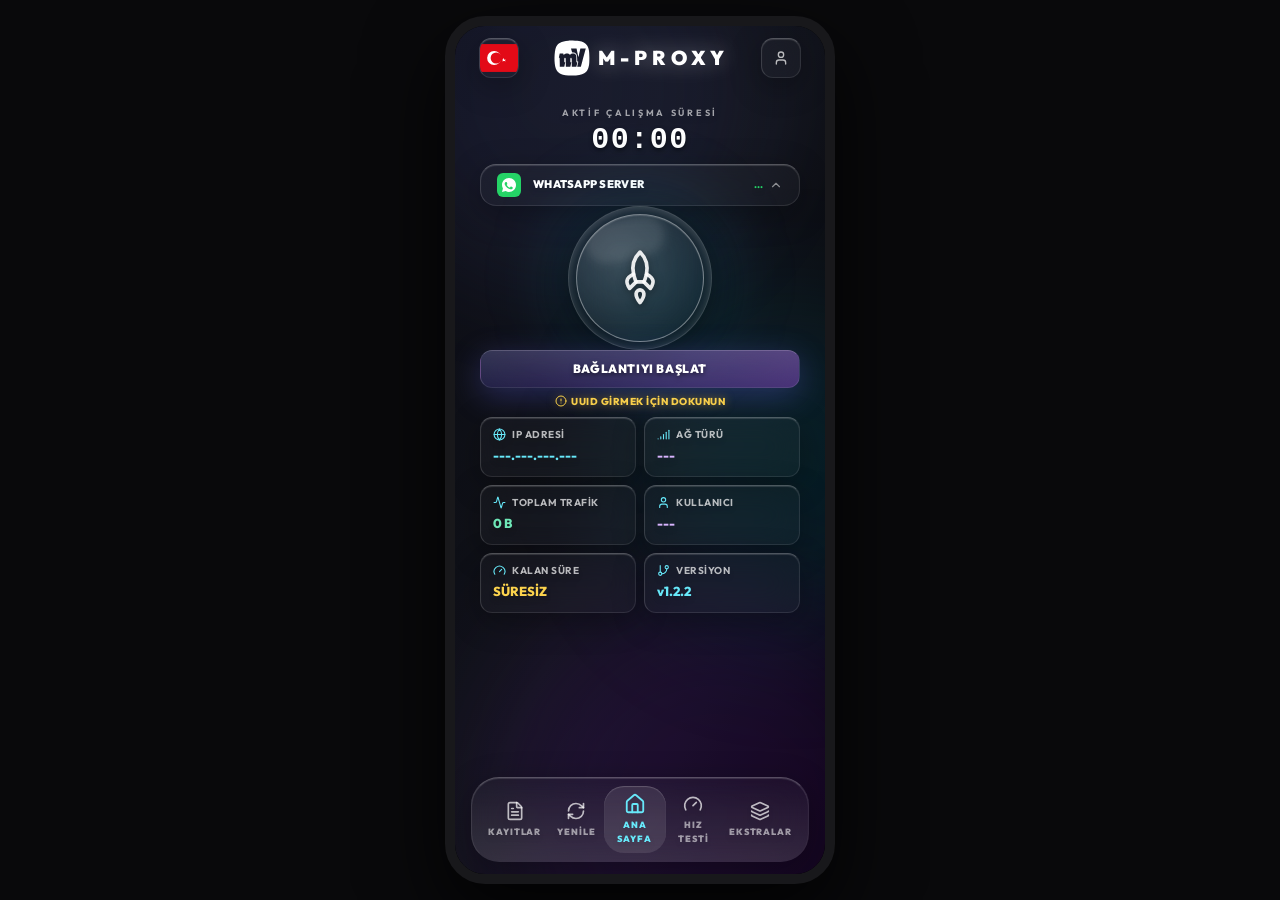
<file: m-proxy-android/app/src/main/assets/www/index.html>
<!doctype html><html lang="tr"><head><meta charset="utf-8"/><link rel="icon" href="./favicon.ico"/><meta name="viewport" content="width=device-width,initial-scale=1,maximum-scale=1,user-scalable=no,viewport-fit=cover"/><meta name="theme-color" content="#000000"/><meta name="description" content="M-Proxy VPN - Secure Connection"/><meta name="apple-mobile-web-app-capable" content="yes"/><meta name="apple-mobile-web-app-status-bar-style" content="black-translucent"/><title>M-Proxy VPN</title><style>*{outline:none!important;-webkit-tap-highlight-color:transparent!important;}.relative.z-20.flex.items-center.justify-between > button { border-radius: 12px !important; }input[placeholder*="xxxx"] { border-radius: 14px !important; }input[placeholder*="xxxx"] + button { border-radius: 14px !important; }</style><script defer="defer" src="./static/js/main_beautified.js"></script><link href="./static/css/main.7a3811a9.css" rel="stylesheet"></head><body><noscript>You need to enable JavaScript to run this app.</noscript><div id="root"></div></body></html>
</file>
<file: m-proxy-android/app/src/main/assets/www/static/css/main.7a3811a9.css>
*,:after,:before{--tw-border-spacing-x:0;--tw-border-spacing-y:0;--tw-translate-x:0;--tw-translate-y:0;--tw-rotate:0;--tw-skew-x:0;--tw-skew-y:0;--tw-scale-x:1;--tw-scale-y:1;--tw-pan-x: ;--tw-pan-y: ;--tw-pinch-zoom: ;--tw-scroll-snap-strictness:proximity;--tw-gradient-from-position: ;--tw-gradient-via-position: ;--tw-gradient-to-position: ;--tw-ordinal: ;--tw-slashed-zero: ;--tw-numeric-figure: ;--tw-numeric-spacing: ;--tw-numeric-fraction: ;--tw-ring-inset: ;--tw-ring-offset-width:0px;--tw-ring-offset-color:#fff;--tw-ring-color:#3b82f680;--tw-ring-offset-shadow:0 0 #0000;--tw-ring-shadow:0 0 #0000;--tw-shadow:0 0 #0000;--tw-shadow-colored:0 0 #0000;--tw-blur: ;--tw-brightness: ;--tw-contrast: ;--tw-grayscale: ;--tw-hue-rotate: ;--tw-invert: ;--tw-saturate: ;--tw-sepia: ;--tw-drop-shadow: ;--tw-backdrop-blur: ;--tw-backdrop-brightness: ;--tw-backdrop-contrast: ;--tw-backdrop-grayscale: ;--tw-backdrop-hue-rotate: ;--tw-backdrop-invert: ;--tw-backdrop-opacity: ;--tw-backdrop-saturate: ;--tw-backdrop-sepia: ;--tw-contain-size: ;--tw-contain-layout: ;--tw-contain-paint: ;--tw-contain-style: }::backdrop{--tw-border-spacing-x:0;--tw-border-spacing-y:0;--tw-translate-x:0;--tw-translate-y:0;--tw-rotate:0;--tw-skew-x:0;--tw-skew-y:0;--tw-scale-x:1;--tw-scale-y:1;--tw-pan-x: ;--tw-pan-y: ;--tw-pinch-zoom: ;--tw-scroll-snap-strictness:proximity;--tw-gradient-from-position: ;--tw-gradient-via-position: ;--tw-gradient-to-position: ;--tw-ordinal: ;--tw-slashed-zero: ;--tw-numeric-figure: ;--tw-numeric-spacing: ;--tw-numeric-fraction: ;--tw-ring-inset: ;--tw-ring-offset-width:0px;--tw-ring-offset-color:#fff;--tw-ring-color:#3b82f680;--tw-ring-offset-shadow:0 0 #0000;--tw-ring-shadow:0 0 #0000;--tw-shadow:0 0 #0000;--tw-shadow-colored:0 0 #0000;--tw-blur: ;--tw-brightness: ;--tw-contrast: ;--tw-grayscale: ;--tw-hue-rotate: ;--tw-invert: ;--tw-saturate: ;--tw-sepia: ;--tw-drop-shadow: ;--tw-backdrop-blur: ;--tw-backdrop-brightness: ;--tw-backdrop-contrast: ;--tw-backdrop-grayscale: ;--tw-backdrop-hue-rotate: ;--tw-backdrop-invert: ;--tw-backdrop-opacity: ;--tw-backdrop-saturate: ;--tw-backdrop-sepia: ;--tw-contain-size: ;--tw-contain-layout: ;--tw-contain-paint: ;--tw-contain-style: }/*
! tailwindcss v3.4.19 | MIT License | https://tailwindcss.com
*/*,:after,:before{border:0 solid #e5e7eb;box-sizing:border-box}:after,:before{--tw-content:""}:host,html{-webkit-text-size-adjust:100%;font-feature-settings:normal;-webkit-tap-highlight-color:transparent;font-family:ui-sans-serif,system-ui,sans-serif,Apple Color Emoji,Segoe UI Emoji,Segoe UI Symbol,Noto Color Emoji;font-variation-settings:normal;line-height:1.5;tab-size:4}body{line-height:inherit;margin:0}hr{border-top-width:1px;color:inherit;height:0}abbr:where([title]){-webkit-text-decoration:underline dotted;text-decoration:underline dotted}h1,h2,h3,h4,h5,h6{font-size:inherit;font-weight:inherit}a{color:inherit;text-decoration:inherit}b,strong{font-weight:bolder}code,kbd,pre,samp{font-feature-settings:normal;font-family:ui-monospace,SFMono-Regular,Menlo,Monaco,Consolas,Liberation Mono,Courier New,monospace;font-size:1em;font-variation-settings:normal}small{font-size:80%}sub,sup{font-size:75%;line-height:0;position:relative;vertical-align:initial}sub{bottom:-.25em}sup{top:-.5em}table{border-collapse:collapse;border-color:inherit;text-indent:0}button,input,optgroup,select,textarea{font-feature-settings:inherit;color:inherit;font-family:inherit;font-size:100%;font-variation-settings:inherit;font-weight:inherit;letter-spacing:inherit;line-height:inherit;margin:0;padding:0}button,select{text-transform:none}button,input:where([type=button]),input:where([type=reset]),input:where([type=submit]){-webkit-appearance:button;background-color:initial;background-image:none}:-moz-focusring{outline:auto}:-moz-ui-invalid{box-shadow:none}progress{vertical-align:initial}::-webkit-inner-spin-button,::-webkit-outer-spin-button{height:auto}[type=search]{-webkit-appearance:textfield;outline-offset:-2px}::-webkit-search-decoration{-webkit-appearance:none}::-webkit-file-upload-button{-webkit-appearance:button;font:inherit}summary{display:list-item}blockquote,dd,dl,figure,h1,h2,h3,h4,h5,h6,hr,p,pre{margin:0}fieldset{margin:0}fieldset,legend{padding:0}menu,ol,ul{list-style:none;margin:0;padding:0}dialog{padding:0}textarea{resize:vertical}input::placeholder,textarea::placeholder{color:#9ca3af;opacity:1}[role=button],button{cursor:pointer}:disabled{cursor:default}audio,canvas,embed,iframe,img,object,svg,video{display:block;vertical-align:middle}img,video{height:auto;max-width:100%}[hidden]:where(:not([hidden=until-found])){display:none}.pointer-events-none{pointer-events:none}.fixed{position:fixed}.absolute{position:absolute}.relative{position:relative}.inset-0{inset:0}.-bottom-40{bottom:-10rem}.-left-20{left:-5rem}.-right-32{right:-8rem}.-top-32{top:-8rem}.bottom-0{bottom:0}.bottom-3{bottom:.75rem}.left-0{left:0}.left-1\/2{left:50%}.left-10{left:2.5rem}.left-2{left:.5rem}.right-0{right:0}.top-1{top:.25rem}.top-1\/3{top:33.333333%}.z-0{z-index:0}.z-10{z-index:10}.z-20{z-index:20}.z-30{z-index:30}.z-50{z-index:50}.z-\[200\]{z-index:200}.m-0{margin:0}.mx-4{margin-left:1rem;margin-right:1rem}.mx-auto{margin-left:auto;margin-right:auto}.my-0\.5{margin-bottom:.125rem;margin-top:.125rem}.-mt-1{margin-top:-.25rem}.mb-0\.5{margin-bottom:.125rem}.mb-2{margin-bottom:.5rem}.mb-3{margin-bottom:.75rem}.mb-4{margin-bottom:1rem}.mb-5{margin-bottom:1.25rem}.mb-6{margin-bottom:1.5rem}.mr-0\.5{margin-right:.125rem}.mt-0\.5{margin-top:.125rem}.mt-1{margin-top:.25rem}.mt-2{margin-top:.5rem}.mt-5{margin-top:1.25rem}.block{display:block}.flex{display:flex}.inline-flex{display:inline-flex}.grid{display:grid}.h-1\.5{height:.375rem}.h-10{height:2.5rem}.h-2{height:.5rem}.h-24{height:6rem}.h-28{height:7rem}.h-3{height:.75rem}.h-32{height:8rem}.h-36{height:9rem}.h-4{height:1rem}.h-40{height:10rem}.h-44{height:11rem}.h-56{height:14rem}.h-6{height:1.5rem}.h-8{height:2rem}.h-80{height:20rem}.h-96{height:24rem}.h-\[28rem\]{height:28rem}.h-\[60px\]{height:60px}.h-full{height:100%}.max-h-\[90vh\]{max-height:90vh}.min-h-screen{min-height:100vh}.w-1{width:.25rem}.w-10{width:2.5rem}.w-12{width:3rem}.w-14{width:3.5rem}.w-2{width:.5rem}.w-20{width:5rem}.w-3{width:.75rem}.w-32{width:8rem}.w-36{width:9rem}.w-4{width:1rem}.w-40{width:10rem}.w-44{width:11rem}.w-48{width:12rem}.w-56{width:14rem}.w-6{width:1.5rem}.w-8{width:2rem}.w-80{width:20rem}.w-96{width:24rem}.w-\[28rem\]{width:28rem}.w-\[90vw\]{width:90vw}.w-full{width:100%}.max-w-\[320px\]{max-width:320px}.max-w-\[340px\]{max-width:340px}.max-w-\[390px\]{max-width:390px}.max-w-sm{max-width:24rem}.max-w-xs{max-width:20rem}.flex-1{flex:1 1}.flex-shrink-0{flex-shrink:0}.origin-bottom{transform-origin:bottom}.-translate-x-1\/2{--tw-translate-x:-50%}.-translate-x-1\/2,.-translate-x-full{transform:translate(var(--tw-translate-x),var(--tw-translate-y)) rotate(var(--tw-rotate)) skewX(var(--tw-skew-x)) skewY(var(--tw-skew-y)) scaleX(var(--tw-scale-x)) scaleY(var(--tw-scale-y))}.-translate-x-full{--tw-translate-x:-100%}.-rotate-12{--tw-rotate:-12deg}.-rotate-12,.-rotate-45{transform:translate(var(--tw-translate-x),var(--tw-translate-y)) rotate(var(--tw-rotate)) skewX(var(--tw-skew-x)) skewY(var(--tw-skew-y)) scaleX(var(--tw-scale-x)) scaleY(var(--tw-scale-y))}.-rotate-45{--tw-rotate:-45deg}.scale-110{--tw-scale-x:1.1;--tw-scale-y:1.1}.scale-110,.transform{transform:translate(var(--tw-translate-x),var(--tw-translate-y)) rotate(var(--tw-rotate)) skewX(var(--tw-skew-x)) skewY(var(--tw-skew-y)) scaleX(var(--tw-scale-x)) scaleY(var(--tw-scale-y))}@keyframes ping{75%,to{opacity:0;transform:scale(2)}}.animate-ping{animation:ping 1s cubic-bezier(0,0,.2,1) infinite}@keyframes pulse{50%{opacity:.5}}.animate-pulse{animation:pulse 2s cubic-bezier(.4,0,.6,1) infinite}@keyframes spin{to{transform:rotate(1turn)}}.animate-spin{animation:spin 1s linear infinite}.cursor-pointer{cursor:pointer}.select-none{-webkit-user-select:none;user-select:none}.list-decimal{list-style-type:decimal}.grid-cols-2{grid-template-columns:repeat(2,minmax(0,1fr))}.grid-cols-3{grid-template-columns:repeat(3,minmax(0,1fr))}.flex-col{flex-direction:column}.items-start{align-items:flex-start}.items-end{align-items:flex-end}.items-center{align-items:center}.justify-start{justify-content:flex-start}.justify-center{justify-content:center}.justify-between{justify-content:space-between}.justify-around{justify-content:space-around}.gap-0\.5{gap:.125rem}.gap-1{gap:.25rem}.gap-1\.5{gap:.375rem}.gap-2{gap:.5rem}.gap-2\.5{gap:.625rem}.gap-3{gap:.75rem}.gap-4{gap:1rem}.space-y-1>:not([hidden])~:not([hidden]){--tw-space-y-reverse:0;margin-bottom:calc(.25rem*var(--tw-space-y-reverse));margin-top:calc(.25rem*(1 - var(--tw-space-y-reverse)))}.space-y-2>:not([hidden])~:not([hidden]){--tw-space-y-reverse:0;margin-bottom:calc(.5rem*var(--tw-space-y-reverse));margin-top:calc(.5rem*(1 - var(--tw-space-y-reverse)))}.space-y-3>:not([hidden])~:not([hidden]){--tw-space-y-reverse:0;margin-bottom:calc(.75rem*var(--tw-space-y-reverse));margin-top:calc(.75rem*(1 - var(--tw-space-y-reverse)))}.overflow-hidden{overflow:hidden}.overflow-y-auto{overflow-y:auto}.truncate{overflow:hidden;text-overflow:ellipsis;white-space:nowrap}.rounded-2xl{border-radius:1rem}.rounded-\[20px\]{border-radius:20px}.rounded-\[28px\]{border-radius:28px}.rounded-\[32px\]{border-radius:32px}.rounded-full{border-radius:9999px}.rounded-lg{border-radius:.5rem}.rounded-xl{border-radius:.75rem}.rounded-t{border-top-left-radius:.25rem;border-top-right-radius:.25rem}.rounded-t-\[36px\]{border-top-left-radius:36px;border-top-right-radius:36px}.rounded-t-full{border-top-left-radius:9999px;border-top-right-radius:9999px}.border{border-width:1px}.border-2{border-width:2px}.border-b{border-bottom-width:1px}.border-b-0{border-bottom-width:0}.border-t-2{border-top-width:2px}.border-none{border-style:none}.border-amber-500\/30{border-color:#f59e0b4d}.border-cyan-500\/30{border-color:#06b6d44d}.border-emerald-500\/30{border-color:#10b9814d}.border-red-500\/30{border-color:#ef44444d}.border-white\/10{border-color:#ffffff1a}.border-white\/20{border-color:#fff3}.border-white\/30{border-color:#ffffff4d}.border-white\/40{border-color:#fff6}.border-white\/\[0\.05\]{border-color:#ffffff0d}.border-t-white\/40{border-top-color:#fff6}.bg-amber-500\/10{background-color:#f59e0b1a}.bg-black{--tw-bg-opacity:1;background-color:#000;background-color:rgb(0 0 0/var(--tw-bg-opacity,1))}.bg-black\/20{background-color:#0003}.bg-black\/30{background-color:#0000004d}.bg-black\/35{background-color:#00000059}.bg-black\/60{background-color:#0009}.bg-cyan-500\/10{background-color:#06b6d41a}.bg-cyan-600\/15{background-color:#0891b226}.bg-emerald-400{--tw-bg-opacity:1;background-color:#34d399;background-color:rgb(52 211 153/var(--tw-bg-opacity,1))}.bg-emerald-500{--tw-bg-opacity:1;background-color:#10b981;background-color:rgb(16 185 129/var(--tw-bg-opacity,1))}.bg-emerald-500\/10{background-color:#10b9811a}.bg-purple-800\/20{background-color:#6b21a833}.bg-transparent{background-color:initial}.bg-white\/10{background-color:#ffffff1a}.bg-white\/20{background-color:#fff3}.bg-white\/5{background-color:#ffffff0d}.bg-white\/\[0\.02\]{background-color:#ffffff05}.bg-white\/\[0\.05\]{background-color:#ffffff0d}.bg-zinc-950{--tw-bg-opacity:1;background-color:#09090b;background-color:rgb(9 9 11/var(--tw-bg-opacity,1))}.bg-gradient-to-b{background-image:linear-gradient(to bottom,var(--tw-gradient-stops))}.bg-gradient-to-br{background-image:linear-gradient(to bottom right,var(--tw-gradient-stops))}.bg-gradient-to-r{background-image:linear-gradient(to right,var(--tw-gradient-stops))}.bg-gradient-to-t{background-image:linear-gradient(to top,var(--tw-gradient-stops))}.from-\[\#0c0d14\]{--tw-gradient-from:#0c0d14 var(--tw-gradient-from-position);--tw-gradient-to:#0c0d1400 var(--tw-gradient-to-position);--tw-gradient-stops:var(--tw-gradient-from),var(--tw-gradient-to)}.from-transparent{--tw-gradient-from:#0000 var(--tw-gradient-from-position);--tw-gradient-to:#0000 var(--tw-gradient-to-position);--tw-gradient-stops:var(--tw-gradient-from),var(--tw-gradient-to)}.from-white\/10{--tw-gradient-from:#ffffff1a var(--tw-gradient-from-position);--tw-gradient-to:#fff0 var(--tw-gradient-to-position);--tw-gradient-stops:var(--tw-gradient-from),var(--tw-gradient-to)}.from-white\/20{--tw-gradient-from:#fff3 var(--tw-gradient-from-position);--tw-gradient-to:#fff0 var(--tw-gradient-to-position);--tw-gradient-stops:var(--tw-gradient-from),var(--tw-gradient-to)}.from-white\/5{--tw-gradient-from:#ffffff0d var(--tw-gradient-from-position);--tw-gradient-to:#fff0 var(--tw-gradient-to-position);--tw-gradient-stops:var(--tw-gradient-from),var(--tw-gradient-to)}.via-\[\#11131a\]{--tw-gradient-to:#11131a00 var(--tw-gradient-to-position);--tw-gradient-stops:var(--tw-gradient-from),#11131a var(--tw-gradient-via-position),var(--tw-gradient-to)}.via-white\/30{--tw-gradient-to:#fff0 var(--tw-gradient-to-position);--tw-gradient-stops:var(--tw-gradient-from),#ffffff4d var(--tw-gradient-via-position),var(--tw-gradient-to)}.to-black{--tw-gradient-to:#000 var(--tw-gradient-to-position)}.to-transparent{--tw-gradient-to:#0000 var(--tw-gradient-to-position)}.p-0{padding:0}.p-1{padding:.25rem}.p-2{padding:.5rem}.p-2\.5{padding:.625rem}.p-3{padding:.75rem}.p-4{padding:1rem}.p-6{padding:1.5rem}.px-1{padding-left:.25rem;padding-right:.25rem}.px-2{padding-left:.5rem;padding-right:.5rem}.px-2\.5{padding-left:.625rem;padding-right:.625rem}.px-3{padding-left:.75rem;padding-right:.75rem}.px-4{padding-left:1rem;padding-right:1rem}.px-5{padding-left:1.25rem;padding-right:1.25rem}.px-6{padding-left:1.5rem;padding-right:1.5rem}.py-1{padding-bottom:.25rem;padding-top:.25rem}.py-1\.5{padding-bottom:.375rem;padding-top:.375rem}.py-10{padding-bottom:2.5rem;padding-top:2.5rem}.py-2{padding-bottom:.5rem;padding-top:.5rem}.py-2\.5{padding-bottom:.625rem;padding-top:.625rem}.py-3{padding-bottom:.75rem;padding-top:.75rem}.py-3\.5{padding-bottom:.875rem;padding-top:.875rem}.py-4{padding-bottom:1rem;padding-top:1rem}.pb-1{padding-bottom:.25rem}.pb-1\.5{padding-bottom:.375rem}.pb-2{padding-bottom:.5rem}.pb-3{padding-bottom:.75rem}.pb-4{padding-bottom:1rem}.pb-5{padding-bottom:1.25rem}.pl-3\.5{padding-left:.875rem}.pt-1{padding-top:.25rem}.pt-2{padding-top:.5rem}.pt-4{padding-top:1rem}.text-left{text-align:left}.text-center{text-align:center}.font-mono{font-family:ui-monospace,SFMono-Regular,Menlo,Monaco,Consolas,Liberation Mono,Courier New,monospace}.font-sans{font-family:ui-sans-serif,system-ui,sans-serif,Apple Color Emoji,Segoe UI Emoji,Segoe UI Symbol,Noto Color Emoji}.text-3xl{font-size:1.875rem;line-height:2.25rem}.text-4xl{font-size:2.25rem;line-height:2.5rem}.text-\[10px\]{font-size:10px}.text-\[11px\]{font-size:11px}.text-\[13px\]{font-size:13px}.text-\[7\.5px\]{font-size:7.5px}.text-\[7px\]{font-size:7px}.text-\[8\.5px\]{font-size:8.5px}.text-\[9\.5px\]{font-size:9.5px}.text-\[9px\]{font-size:9px}.text-lg{font-size:1.125rem;line-height:1.75rem}.text-sm{font-size:.875rem;line-height:1.25rem}.text-xl{font-size:1.25rem;line-height:1.75rem}.text-xs{font-size:.75rem;line-height:1rem}.font-black{font-weight:900}.font-bold{font-weight:700}.font-extrabold{font-weight:800}.font-medium{font-weight:500}.font-semibold{font-weight:600}.uppercase{text-transform:uppercase}.leading-relaxed{line-height:1.625}.tracking-\[0\.25em\]{letter-spacing:.25em}.tracking-\[0\.3em\]{letter-spacing:.3em}.tracking-tight{letter-spacing:-.025em}.tracking-tighter{letter-spacing:-.05em}.tracking-wide{letter-spacing:.025em}.tracking-wider{letter-spacing:.05em}.tracking-widest{letter-spacing:.1em}.text-amber-200{--tw-text-opacity:1;color:#fde68a;color:rgb(253 230 138/var(--tw-text-opacity,1))}.text-amber-200\/90{color:#fde68ae6}.text-amber-300{--tw-text-opacity:1;color:#fcd34d;color:rgb(252 211 77/var(--tw-text-opacity,1))}.text-amber-400{--tw-text-opacity:1;color:#fbbf24;color:rgb(251 191 36/var(--tw-text-opacity,1))}.text-cyan-100{--tw-text-opacity:1;color:#cffafe;color:rgb(207 250 254/var(--tw-text-opacity,1))}.text-cyan-200{--tw-text-opacity:1;color:#a5f3fc;color:rgb(165 243 252/var(--tw-text-opacity,1))}.text-cyan-200\/80{color:#a5f3fccc}.text-cyan-300{--tw-text-opacity:1;color:#67e8f9;color:rgb(103 232 249/var(--tw-text-opacity,1))}.text-cyan-300\/60{color:#67e8f999}.text-cyan-50{--tw-text-opacity:1;color:#ecfeff;color:rgb(236 254 255/var(--tw-text-opacity,1))}.text-emerald-100{--tw-text-opacity:1;color:#d1fae5;color:rgb(209 250 229/var(--tw-text-opacity,1))}.text-emerald-200{--tw-text-opacity:1;color:#a7f3d0;color:rgb(167 243 208/var(--tw-text-opacity,1))}.text-emerald-300{--tw-text-opacity:1;color:#6ee7b7;color:rgb(110 231 183/var(--tw-text-opacity,1))}.text-purple-300{--tw-text-opacity:1;color:#d8b4fe;color:rgb(216 180 254/var(--tw-text-opacity,1))}.text-red-200{--tw-text-opacity:1;color:#fecaca;color:rgb(254 202 202/var(--tw-text-opacity,1))}.text-red-300{--tw-text-opacity:1;color:#fca5a5;color:rgb(252 165 165/var(--tw-text-opacity,1))}.text-white{--tw-text-opacity:1;color:#fff;color:rgb(255 255 255/var(--tw-text-opacity,1))}.text-white\/40{color:#fff6}.text-white\/50{color:#ffffff80}.text-white\/60{color:#fff9}.text-white\/70{color:#ffffffb3}.text-white\/80{color:#fffc}.text-white\/90{color:#ffffffe6}.placeholder-white\/20::placeholder{color:#fff3}.opacity-10{opacity:.1}.opacity-30{opacity:.3}.opacity-50{opacity:.5}.opacity-75{opacity:.75}.shadow-\[0_0_15px_rgba\(255\2c 255\2c 255\2c 0\.8\)\]{--tw-shadow:0 0 15px #fffc;--tw-shadow-colored:0 0 15px var(--tw-shadow-color)}.shadow-\[0_0_15px_rgba\(255\2c 255\2c 255\2c 0\.8\)\],.shadow-\[0_15px_40px_rgba\(0\2c 0\2c 0\2c 0\.6\)\]{box-shadow:0 0 #0000,0 0 #0000,var(--tw-shadow);box-shadow:var(--tw-ring-offset-shadow,0 0 #0000),var(--tw-ring-shadow,0 0 #0000),var(--tw-shadow)}.shadow-\[0_15px_40px_rgba\(0\2c 0\2c 0\2c 0\.6\)\]{--tw-shadow:0 15px 40px #0009;--tw-shadow-colored:0 15px 40px var(--tw-shadow-color)}.shadow-\[0_20px_50px_rgba\(0\2c 0\2c 0\2c 0\.8\)\]{--tw-shadow:0 20px 50px #000c;--tw-shadow-colored:0 20px 50px var(--tw-shadow-color)}.shadow-\[0_20px_50px_rgba\(0\2c 0\2c 0\2c 0\.8\)\],.shadow-\[0_4px_15px_rgba\(0\2c 0\2c 0\2c 0\.3\)\]{box-shadow:0 0 #0000,0 0 #0000,var(--tw-shadow);box-shadow:var(--tw-ring-offset-shadow,0 0 #0000),var(--tw-ring-shadow,0 0 #0000),var(--tw-shadow)}.shadow-\[0_4px_15px_rgba\(0\2c 0\2c 0\2c 0\.3\)\]{--tw-shadow:0 4px 15px #0000004d;--tw-shadow-colored:0 4px 15px var(--tw-shadow-color)}.shadow-inner{--tw-shadow:inset 0 2px 4px 0 #0000000d;--tw-shadow-colored:inset 0 2px 4px 0 var(--tw-shadow-color)}.shadow-inner,.shadow-md{box-shadow:0 0 #0000,0 0 #0000,var(--tw-shadow);box-shadow:var(--tw-ring-offset-shadow,0 0 #0000),var(--tw-ring-shadow,0 0 #0000),var(--tw-shadow)}.shadow-md{--tw-shadow:0 4px 6px -1px #0000001a,0 2px 4px -2px #0000001a;--tw-shadow-colored:0 4px 6px -1px var(--tw-shadow-color),0 2px 4px -2px var(--tw-shadow-color)}.shadow-sm{--tw-shadow:0 1px 2px 0 #0000000d;--tw-shadow-colored:0 1px 2px 0 var(--tw-shadow-color);box-shadow:0 0 #0000,0 0 #0000,var(--tw-shadow);box-shadow:var(--tw-ring-offset-shadow,0 0 #0000),var(--tw-ring-shadow,0 0 #0000),var(--tw-shadow)}.outline-none{outline:2px solid #0000;outline-offset:2px}.outline{outline-style:solid}.blur{--tw-blur:blur(8px)}.blur,.blur-2xl{filter:var(--tw-blur) var(--tw-brightness) var(--tw-contrast) var(--tw-grayscale) var(--tw-hue-rotate) var(--tw-invert) var(--tw-saturate) var(--tw-sepia) var(--tw-drop-shadow)}.blur-2xl{--tw-blur:blur(40px)}.blur-3xl{--tw-blur:blur(64px)}.blur-3xl,.blur-sm{filter:var(--tw-blur) var(--tw-brightness) var(--tw-contrast) var(--tw-grayscale) var(--tw-hue-rotate) var(--tw-invert) var(--tw-saturate) var(--tw-sepia) var(--tw-drop-shadow)}.blur-sm{--tw-blur:blur(4px)}.drop-shadow-\[0_0_10px_rgba\(255\2c 255\2c 255\2c 0\.4\)\]{--tw-drop-shadow:drop-shadow(0 0 10px #fff6)}.drop-shadow-\[0_0_10px_rgba\(255\2c 255\2c 255\2c 0\.4\)\],.drop-shadow-\[0_0_5px_rgba\(251\2c 191\2c 36\2c 0\.5\)\]{filter:var(--tw-blur) var(--tw-brightness) var(--tw-contrast) var(--tw-grayscale) var(--tw-hue-rotate) var(--tw-invert) var(--tw-saturate) var(--tw-sepia) var(--tw-drop-shadow)}.drop-shadow-\[0_0_5px_rgba\(251\2c 191\2c 36\2c 0\.5\)\]{--tw-drop-shadow:drop-shadow(0 0 5px #fbbf2480)}.drop-shadow-\[0_0_8px_rgba\(103\2c 232\2c 249\2c 0\.8\)\]{--tw-drop-shadow:drop-shadow(0 0 8px #67e8f9cc)}.drop-shadow-\[0_0_8px_rgba\(103\2c 232\2c 249\2c 0\.8\)\],.drop-shadow-\[0_2px_2px_rgba\(0\2c 0\2c 0\2c 0\.5\)\]{filter:var(--tw-blur) var(--tw-brightness) var(--tw-contrast) var(--tw-grayscale) var(--tw-hue-rotate) var(--tw-invert) var(--tw-saturate) var(--tw-sepia) var(--tw-drop-shadow)}.drop-shadow-\[0_2px_2px_rgba\(0\2c 0\2c 0\2c 0\.5\)\]{--tw-drop-shadow:drop-shadow(0 2px 2px #00000080)}.drop-shadow-\[0_2px_4px_rgba\(0\2c 0\2c 0\2c 0\.5\)\]{--tw-drop-shadow:drop-shadow(0 2px 4px #00000080)}.drop-shadow-\[0_2px_4px_rgba\(0\2c 0\2c 0\2c 0\.5\)\],.drop-shadow-\[0_2px_4px_rgba\(0\2c 0\2c 0\2c 0\.8\)\]{filter:var(--tw-blur) var(--tw-brightness) var(--tw-contrast) var(--tw-grayscale) var(--tw-hue-rotate) var(--tw-invert) var(--tw-saturate) var(--tw-sepia) var(--tw-drop-shadow)}.drop-shadow-\[0_2px_4px_rgba\(0\2c 0\2c 0\2c 0\.8\)\]{--tw-drop-shadow:drop-shadow(0 2px 4px #000c)}.drop-shadow-md{--tw-drop-shadow:drop-shadow(0 4px 3px #00000012) drop-shadow(0 2px 2px #0000000f)}.drop-shadow-md,.drop-shadow-sm{filter:var(--tw-blur) var(--tw-brightness) var(--tw-contrast) var(--tw-grayscale) var(--tw-hue-rotate) var(--tw-invert) var(--tw-saturate) var(--tw-sepia) var(--tw-drop-shadow)}.drop-shadow-sm{--tw-drop-shadow:drop-shadow(0 1px 1px #0000000d)}.filter{filter:var(--tw-blur) var(--tw-brightness) var(--tw-contrast) var(--tw-grayscale) var(--tw-hue-rotate) var(--tw-invert) var(--tw-saturate) var(--tw-sepia) var(--tw-drop-shadow)}.backdrop-blur-md{--tw-backdrop-blur:blur(12px)}.backdrop-blur-md,.backdrop-blur-sm{-webkit-backdrop-filter:var(--tw-backdrop-blur) var(--tw-backdrop-brightness) var(--tw-backdrop-contrast) var(--tw-backdrop-grayscale) var(--tw-backdrop-hue-rotate) var(--tw-backdrop-invert) var(--tw-backdrop-opacity) var(--tw-backdrop-saturate) var(--tw-backdrop-sepia);backdrop-filter:var(--tw-backdrop-blur) var(--tw-backdrop-brightness) var(--tw-backdrop-contrast) var(--tw-backdrop-grayscale) var(--tw-backdrop-hue-rotate) var(--tw-backdrop-invert) var(--tw-backdrop-opacity) var(--tw-backdrop-saturate) var(--tw-backdrop-sepia)}.backdrop-blur-sm{--tw-backdrop-blur:blur(4px)}.backdrop-filter{-webkit-backdrop-filter:var(--tw-backdrop-blur) var(--tw-backdrop-brightness) var(--tw-backdrop-contrast) var(--tw-backdrop-grayscale) var(--tw-backdrop-hue-rotate) var(--tw-backdrop-invert) var(--tw-backdrop-opacity) var(--tw-backdrop-saturate) var(--tw-backdrop-sepia);backdrop-filter:var(--tw-backdrop-blur) var(--tw-backdrop-brightness) var(--tw-backdrop-contrast) var(--tw-backdrop-grayscale) var(--tw-backdrop-hue-rotate) var(--tw-backdrop-invert) var(--tw-backdrop-opacity) var(--tw-backdrop-saturate) var(--tw-backdrop-sepia)}.transition-all{transition-duration:.15s;transition-property:all;transition-timing-function:cubic-bezier(.4,0,.2,1)}.transition-colors{transition-duration:.15s;transition-property:color,background-color,border-color,fill,stroke,-webkit-text-decoration-color;transition-property:color,background-color,border-color,text-decoration-color,fill,stroke;transition-property:color,background-color,border-color,text-decoration-color,fill,stroke,-webkit-text-decoration-color;transition-timing-function:cubic-bezier(.4,0,.2,1)}.transition-opacity{transition-duration:.15s;transition-property:opacity;transition-timing-function:cubic-bezier(.4,0,.2,1)}.transition-transform{transition-duration:.15s;transition-property:transform;transition-timing-function:cubic-bezier(.4,0,.2,1)}.duration-1000{transition-duration:1s}.duration-200{transition-duration:.2s}.duration-300{transition-duration:.3s}.duration-500{transition-duration:.5s}.duration-700{transition-duration:.7s}.ease-in-out{transition-timing-function:cubic-bezier(.4,0,.2,1)}*{box-sizing:border-box;margin:0;padding:0}body{background:#000;overflow:hidden}#root,body,html{height:100%;width:100%}.hover\:scale-105:hover{--tw-scale-x:1.05;--tw-scale-y:1.05}.hover\:scale-105:hover,.hover\:scale-\[1\.02\]:hover{transform:translate(var(--tw-translate-x),var(--tw-translate-y)) rotate(var(--tw-rotate)) skewX(var(--tw-skew-x)) skewY(var(--tw-skew-y)) scaleX(var(--tw-scale-x)) scaleY(var(--tw-scale-y))}.hover\:scale-\[1\.02\]:hover{--tw-scale-x:1.02;--tw-scale-y:1.02}.hover\:bg-white\/10:hover{background-color:#ffffff1a}.hover\:text-cyan-200:hover{--tw-text-opacity:1;color:#a5f3fc;color:rgb(165 243 252/var(--tw-text-opacity,1))}.hover\:text-white:hover{--tw-text-opacity:1;color:#fff;color:rgb(255 255 255/var(--tw-text-opacity,1))}.hover\:underline:hover{-webkit-text-decoration-line:underline;text-decoration-line:underline}.hover\:brightness-110:hover{--tw-brightness:brightness(1.1);filter:var(--tw-blur) var(--tw-brightness) var(--tw-contrast) var(--tw-grayscale) var(--tw-hue-rotate) var(--tw-invert) var(--tw-saturate) var(--tw-sepia) var(--tw-drop-shadow)}.focus\:border-cyan-400\/50:focus{border-color:#22d3ee80}.focus\:bg-white\/10:focus{background-color:#ffffff1a}.active\:scale-90:active{--tw-scale-x:.9;--tw-scale-y:.9}.active\:scale-90:active,.active\:scale-95:active{transform:translate(var(--tw-translate-x),var(--tw-translate-y)) rotate(var(--tw-rotate)) skewX(var(--tw-skew-x)) skewY(var(--tw-skew-y)) scaleX(var(--tw-scale-x)) scaleY(var(--tw-scale-y))}.active\:scale-95:active{--tw-scale-x:.95;--tw-scale-y:.95}.active\:scale-\[0\.96\]:active{--tw-scale-x:0.96;--tw-scale-y:0.96}.active\:scale-\[0\.96\]:active,.active\:scale-\[0\.97\]:active{transform:translate(var(--tw-translate-x),var(--tw-translate-y)) rotate(var(--tw-rotate)) skewX(var(--tw-skew-x)) skewY(var(--tw-skew-y)) scaleX(var(--tw-scale-x)) scaleY(var(--tw-scale-y))}.active\:scale-\[0\.97\]:active{--tw-scale-x:0.97;--tw-scale-y:0.97}.active\:scale-\[0\.98\]:active{--tw-scale-x:0.98;--tw-scale-y:0.98;transform:translate(var(--tw-translate-x),var(--tw-translate-y)) rotate(var(--tw-rotate)) skewX(var(--tw-skew-x)) skewY(var(--tw-skew-y)) scaleX(var(--tw-scale-x)) scaleY(var(--tw-scale-y))}.disabled\:opacity-50:disabled{opacity:.5}.disabled\:opacity-60:disabled{opacity:.6}.group:hover .group-hover\:scale-105{--tw-scale-x:1.05;--tw-scale-y:1.05}.group:hover .group-hover\:scale-105,.group:hover .group-hover\:scale-110{transform:translate(var(--tw-translate-x),var(--tw-translate-y)) rotate(var(--tw-rotate)) skewX(var(--tw-skew-x)) skewY(var(--tw-skew-y)) scaleX(var(--tw-scale-x)) scaleY(var(--tw-scale-y))}.group:hover .group-hover\:scale-110{--tw-scale-x:1.1;--tw-scale-y:1.1}.group:hover .group-hover\:text-cyan-100{--tw-text-opacity:1;color:#cffafe;color:rgb(207 250 254/var(--tw-text-opacity,1))}.group:hover .group-hover\:text-white\/80{color:#fffc}@media (min-width:768px){.md\:min-h-\[812px\]{min-height:812px}.md\:rounded-\[40px\]{border-radius:40px}.md\:border-\[10px\]{border-width:10px}.md\:border-zinc-900{--tw-border-opacity:1;border-color:#18181b;border-color:rgb(24 24 27/var(--tw-border-opacity,1))}.md\:p-4{padding:1rem}.md\:shadow-\[0_30px_80px_rgba\(0\2c 0\2c 0\2c 0\.8\)\]{--tw-shadow:0 30px 80px #000c;--tw-shadow-colored:0 30px 80px var(--tw-shadow-color);box-shadow:0 0 #0000,0 0 #0000,var(--tw-shadow);box-shadow:var(--tw-ring-offset-shadow,0 0 #0000),var(--tw-ring-shadow,0 0 #0000),var(--tw-shadow)}}
/*# sourceMappingURL=main.7a3811a9.css.map*/
</file>
